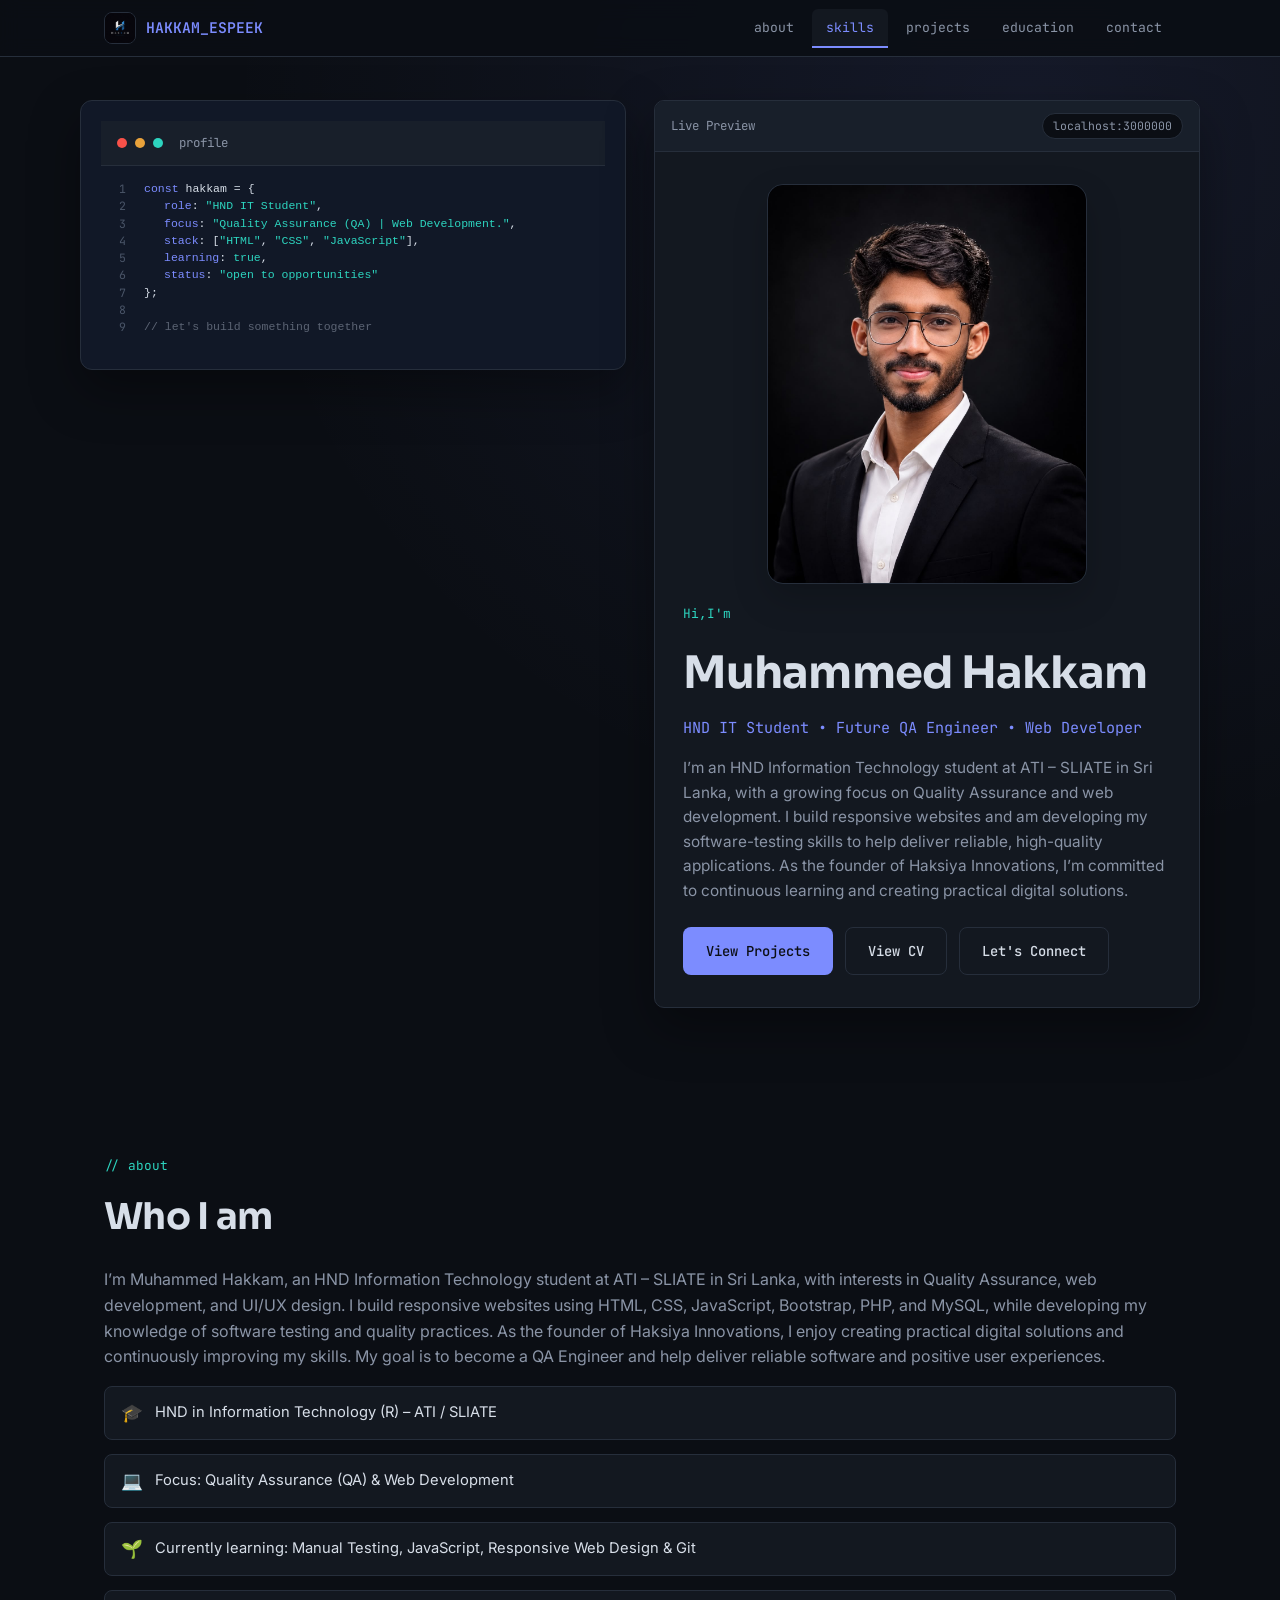
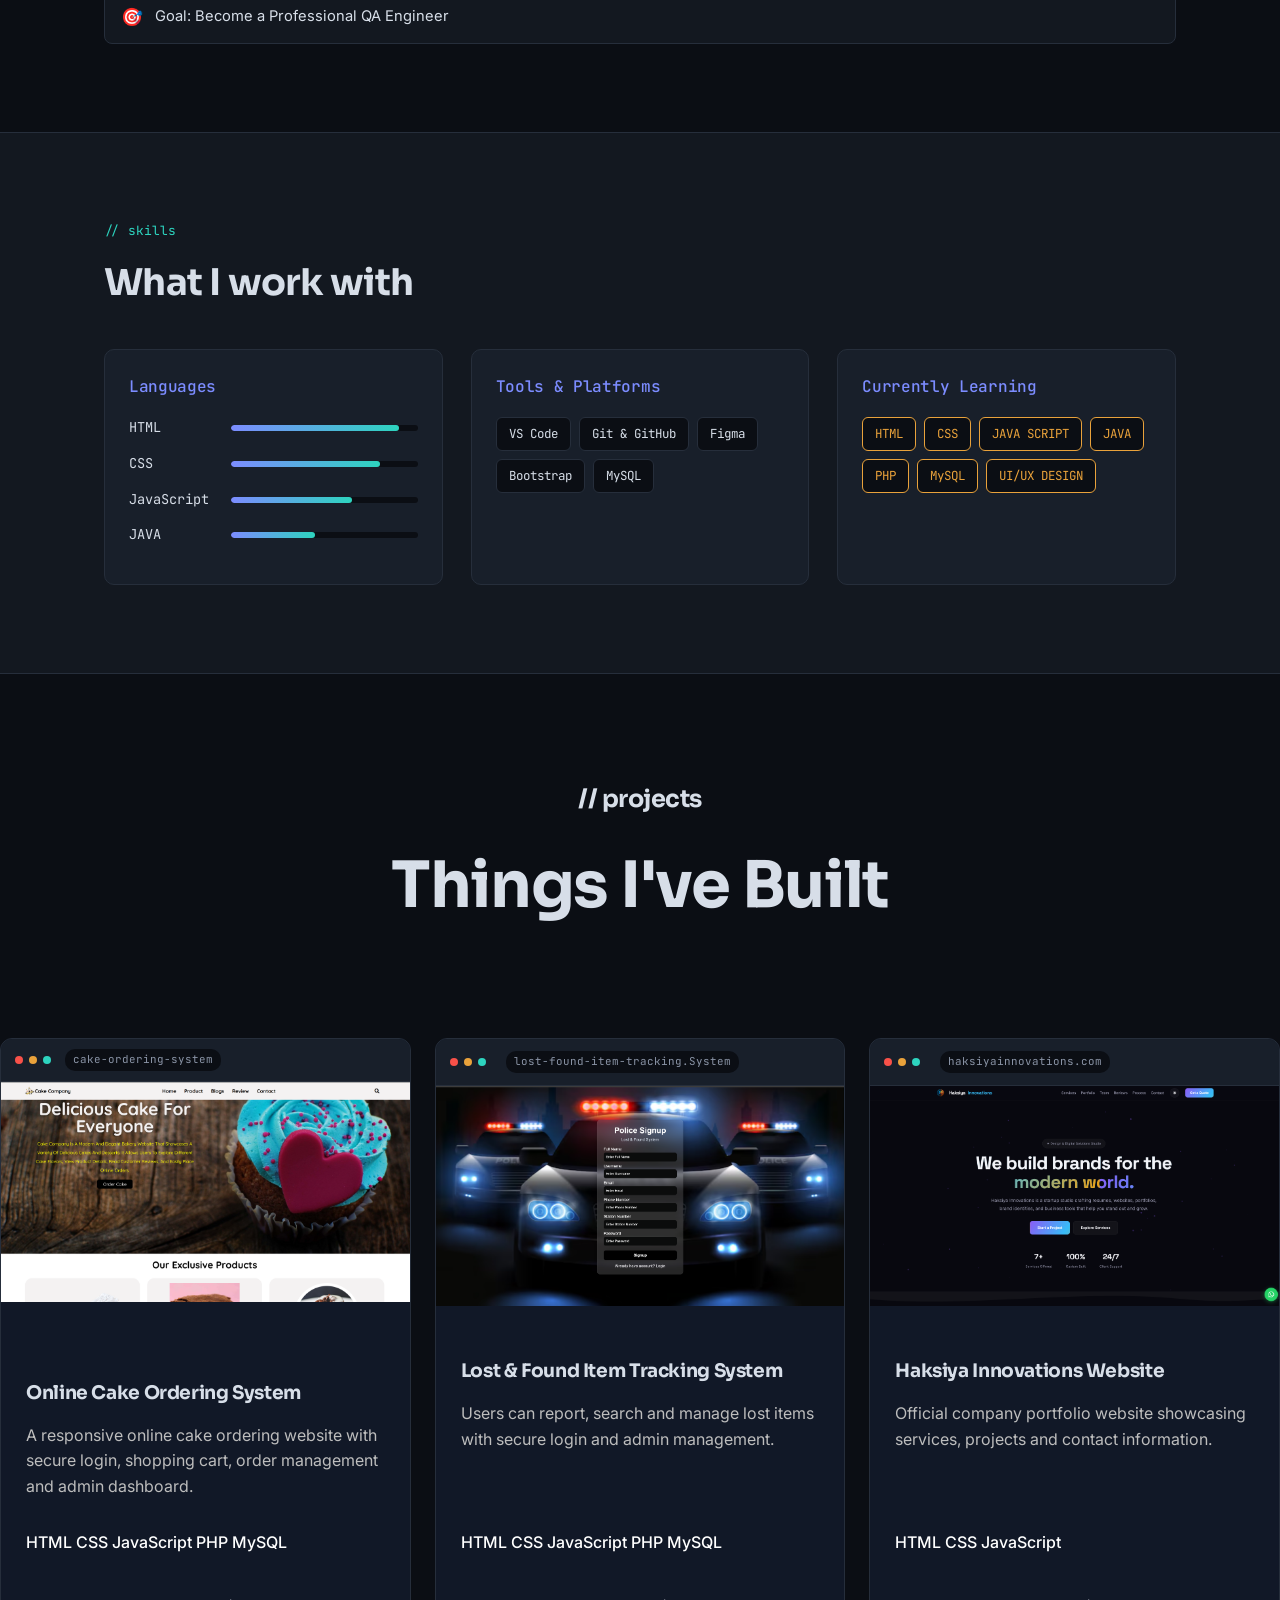
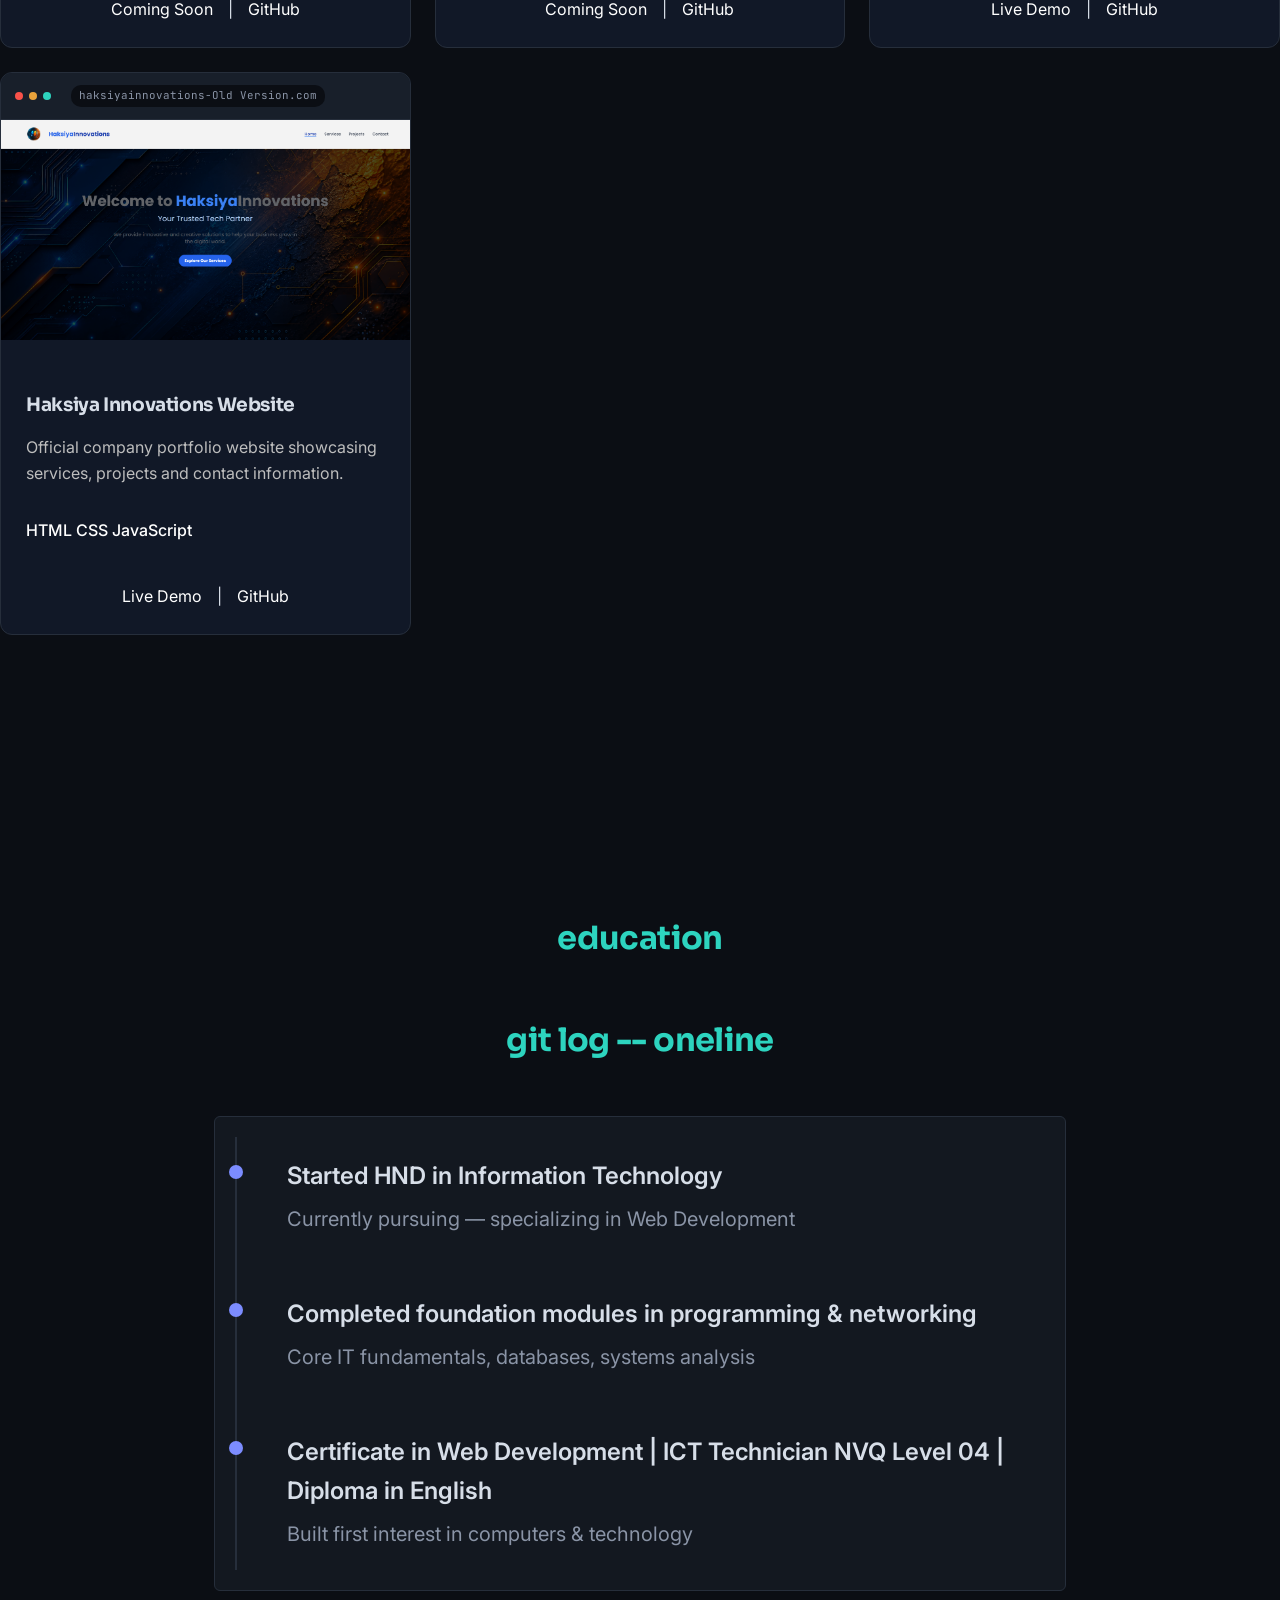
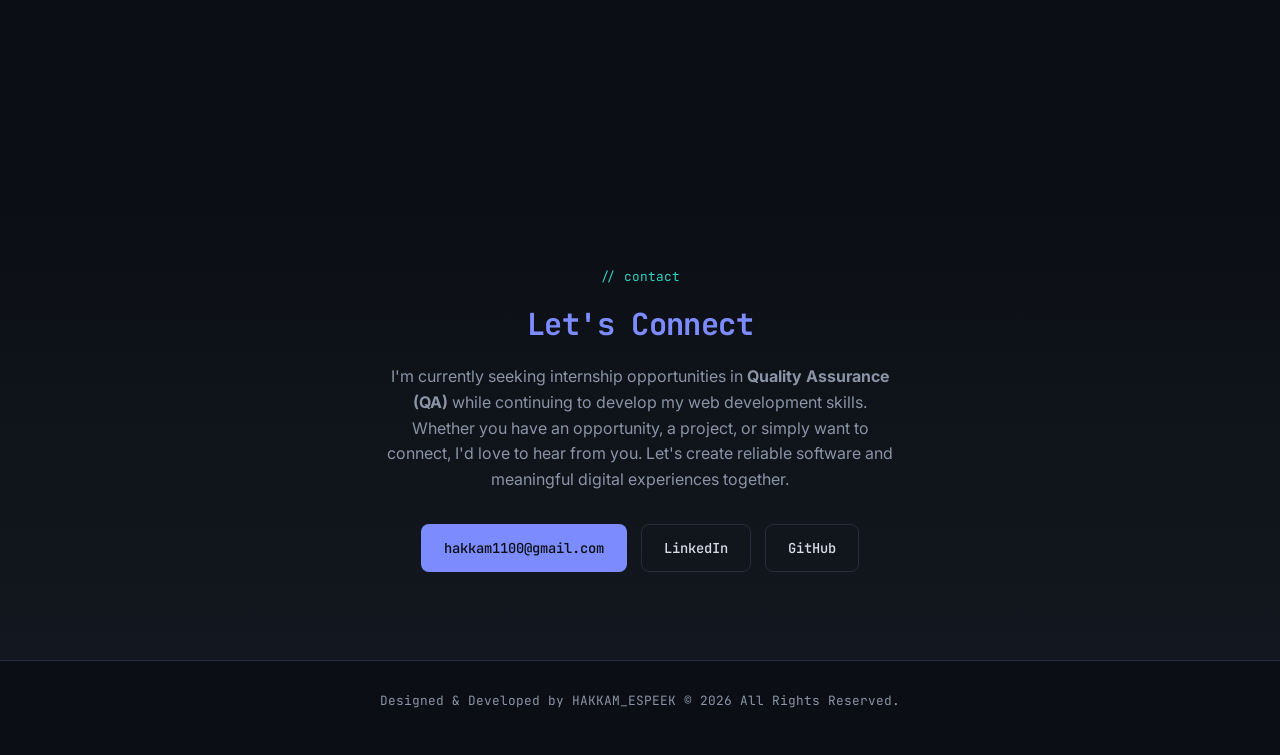
<file: index.html>
<!DOCTYPE html>
<html lang="en">
<head>
<meta charset="UTF-8">
<meta name="viewport" content="width=device-width, initial-scale=1.0">
<link rel="icon" type="image/png" href="Logo.jpg">
<title>Hakkam — HND IT Student | Web Developer</title>
<link rel="preconnect" href="https://fonts.googleapis.com">
<link href="https://fonts.googleapis.com/css2?family=Sora:wght@500;600;700;800&family=Inter:wght@400;500;600&family=JetBrains+Mono:wght@400;500;600&display=swap" rel="stylesheet">
<link rel="stylesheet" href="style.css">
</head>
<body>

<nav class="tabbar">
  <div class="tabbar-inner">
      <a href="#" class="tabbar-logo" data-tab="HAKKAM_ESPEEK">
        <img src="Logo.jpg" alt="HAKKAM_ESPEEK logo" class="logo-img">
        <span class="logo-text">HAKKAM_ESPEEK</span>
      </a>
    <div class="tabs">
      <a href="#about" class="tab active" data-tab>about</a>
      <a href="#skills" class="tab" data-tab>skills</a>
      <a href="#projects" class="tab" data-tab>projects</a>
      <a href="#education" class="tab" data-tab>education</a>
      <a href="#contact" class="tab" data-tab>contact</a>
    </div>
    <button class="menu-toggle" id="menuToggle" aria-label="Toggle menu" aria-expanded="false">
      <span></span><span></span><span></span>
    </button>
  </div>
</nav>

<header class="hero">
  <div class="hero-inner">
<div class="editor-pane code-editor left">
        <div class="editor-bar">
        <span class="dot red"></span><span class="dot yellow"></span><span class="dot green"></span>
        <span class="editor-filename">profile</span>
      </div>
      <div class="editor-body">
        <div class="gutter" id="gutter"></div>
        <pre class="code" id="codeBlock"></pre>
      </div>
    </div>

    <div class="preview-pane">
      <div class="preview-bar">
        <span class="preview-label">Live Preview</span>
        <span class="preview-url">localhost:3000000</span>
      </div>
      <div class="preview-body">
        <div class="hero-visual">
          <img src="Hakkam.jpeg" alt="Hakkam portfolio preview image">
        </div>
        <p class="eyebrow">Hi,I'm</p>
        <h1>Muhammed Hakkam</h1>

<p class="role">
          HND IT Student • Future QA Engineer • Web Developer
</p>

<p class="hero-sub">
      I’m an HND Information Technology student at ATI – SLIATE in Sri Lanka, with a growing focus on Quality Assurance and web development. I build responsive websites and am developing my software-testing skills to help deliver reliable, high-quality applications. As the founder of Haksiya Innovations, I’m committed to continuous learning and creating practical digital solutions.
</p>
     
      <div class="hero-actions">
        <a href="#projects" class="btn btn-primary">View Projects</a>
        <a href="CV.html" target="_blank" class="btn btn-ghost">View CV</a>
        <a href="#contact" class="btn btn-ghost">Let's Connect</a>
      </div>
      </div>
    </div>
  </div>
</header>

<section class="about" id="about">
  <div class="section-inner">
    <p class="eyebrow">// about</p>
    <h2>Who I am</h2>
    <div class="about-grid">
        <p class="about-copy">
          I’m Muhammed Hakkam, an HND Information Technology student at ATI – SLIATE in Sri Lanka, with interests in Quality Assurance, web development, and UI/UX design. I build responsive websites using HTML, CSS, JavaScript, Bootstrap, PHP, and MySQL, while developing my knowledge of software testing and quality practices. As the founder of Haksiya Innovations, I enjoy creating practical digital solutions and continuously improving my skills. My goal is to become a QA Engineer and help deliver reliable software and positive user experiences.
        </p>
      <div class="about-highlights">
        <div class="highlight"><span class="hl-icon">🎓</span><span>HND in Information Technology (R) – ATI / SLIATE</span></div>
        <div class="highlight"><span class="hl-icon">💻</span><span>Focus: Quality Assurance (QA) & Web Development</span></div>
        <div class="highlight"><span class="hl-icon">🌱</span><span>Currently learning: Manual Testing, JavaScript, Responsive Web Design & Git</span></div>
        <div class="highlight"><span class="hl-icon">🎯</span><span>Goal: Become a Professional QA Engineer</span></div>
      </div>
    </div>
  </div>
</section>

<section class="skills" id="skills">
  <div class="section-inner">
    <p class="eyebrow">// skills</p>
    <h2>What I work with</h2>
    <div class="skills-grid">
      <div class="skill-card">
        <h3>Languages</h3>
        <div class="skill-row"><span>HTML</span><div class="bar"><div class="fill" style="width:90%"></div></div></div>
        <div class="skill-row"><span>CSS</span><div class="bar"><div class="fill" style="width:80%"></div></div></div>
        <div class="skill-row"><span>JavaScript</span><div class="bar"><div class="fill" style="width:65%"></div></div></div>
        <div class="skill-row"><span>JAVA</span><div class="bar"><div class="fill" style="width:45%"></div></div></div>
      </div>
      <div class="skill-card">
        <h3>Tools &amp; Platforms</h3>
        <div class="tags">
          <span class="tag">VS Code</span>
          <span class="tag">Git &amp; GitHub</span>
          <span class="tag">Figma</span>
          <span class="tag">Bootstrap</span>
          <span class="tag">MySQL</span>
        </div>
      </div>
      <div class="skill-card">
        <h3>Currently Learning</h3>
        <div class="tags">
          <span class="tag learning">HTML</span>
          <span class="tag learning">CSS</span>
          <span class="tag learning">JAVA SCRIPT</span>
          <span class="tag learning">JAVA</span>
          <span class="tag learning">PHP</span>
          <span class="tag learning">MySQL</span>
          <span class="tag learning">UI/UX DESIGN</span>

        </div>
      </div>
    </div>
  </div>
</section>

<section id="projects" class="projects">
    <center>
    <p class="section-tag"><h1>// projects</h1></p>
     <h2 class="section-title">Things I've Built</h2>
     <br>
     <br>
  </center >
    <div class="project-grid">
    
      <!-- Project 1 -->
        
      <div class="project-card">

            <div class="browser">
                <div class="browser-left">
                    <span class="dot red"></span>
                    <span class="dot yellow"></span>
                    <span class="dot green"></span>
                </div>

                <div class="browser-url">
                    cake-ordering-system
                </div>
            </div>

            <div class="project-image">
                <img src="img01.png" alt="Cake Ordering System">
            </div>
            <br>
            <div class="project-content">
                <br>
                <h3>Online Cake Ordering System</h3>

                <p>
                    A responsive online cake ordering website with secure login,
                    shopping cart, order management and admin dashboard.
                </p>

                <div class="tech-stack">
                    <span>HTML</span>
                    <span>CSS</span>
                    <span>JavaScript</span>
                    <span>PHP</span>
                    <span>MySQL</span>
                </div>
                <br>
                <div class="project-buttons">
                    <a href="#">Coming Soon</a> |
                    <a href="https://github.com/codebyhakkam150/Online-Cake-Order-System" target="_blank">GitHub</a>
                </div>

            </div>

        </div>

        <!-- Project 2 -->

        <div class="project-card">

            <div class="browser">
                <div class="browser-left">
                    <span class="dot red"></span>
                    <span class="dot yellow"></span>
                    <span class="dot green"></span>
                </div>
                <br>
                <div class="browser-url">
                    lost-found-item-tracking.System
                </div>
            </div>

            <div class="project-image">
                <img src="img03.png" alt="">
            </div>
              <br>
            <div class="project-content">

                <h3>Lost & Found Item Tracking System</h3>

                <p>
                    Users can report, search and manage lost items with secure
                    login and admin management.
                </p>

                <div class="tech-stack">
                    <span>HTML</span>
                    <span>CSS</span>
                    <span>JavaScript</span>
                    <span>PHP</span>
                    <span>MySQL</span>
                </div>
                <br>
                <div class="project-buttons">
                    <a href="#">Coming Soon</a> |
                    <a href="https://github.com/codebyhakkam150/Lost-and-Found-Online-Tracking-system" target="_blank">GitHub</a>
                </div>

            </div>

        </div>

        <!-- Project 3 -->
        <div class="project-card">

            <div class="browser">
                <div class="browser-left">
                    <span class="dot red"></span>
                    <span class="dot yellow"></span>
                    <span class="dot green"></span>
                </div>
                <br>
                <div class="browser-url">
                    haksiyainnovations.com
                </div>
            </div>

            <div class="project-image">
                <img src="img04.png" alt="">
            </div>
            <br>
            <div class="project-content">

                <h3>Haksiya Innovations Website</h3>

                <p>
                    Official company portfolio website showcasing services,
                    projects and contact information.
                </p>

                <div class="tech-stack">
                    <span>HTML</span>
                    <span>CSS</span>
                    <span>JavaScript</span>
                </div>
                <br>
                <div class="project-buttons">
                    <a href="https://haksiyainnovationsofficial.github.io/ "target="_blank">Live Demo</a> |
                    <a href="https://github.com/codebyhakkam150/Haksiya_Innovations-update-version" target="_blank">GitHub</a> 
                </div>

            </div>

        </div>

         <!-- Project 4 -->
        <div class="project-card">

            <div class="browser">
                <div class="browser-left">
                    <span class="dot red"></span>
                    <span class="dot yellow"></span>
                    <span class="dot green"></span>
                </div>
                <br>
                <div class="browser-url">
                    haksiyainnovations-Old Version.com
                </div>
            </div>

            <div class="project-image">
                <img src="img02.png" alt="">
            </div>
            <br>
            <div class="project-content">

                <h3>Haksiya Innovations Website</h3>

                <p>
                    Official company portfolio website showcasing services,
                    projects and contact information.
                </p>

                <div class="tech-stack">
                    <span>HTML</span>
                    <span>CSS</span>
                    <span>JavaScript</span>
                </div>
                <br>
                <div class="project-buttons">
                    <a href="https://haksiyaofficialoldversion.netlify.app/ "target="_blank">Live Demo</a> |
                    <a href="https://github.com/codebyhakkam150/Haksiya_Innovations-Old-version" target="_blank">GitHub</a> 
                </div>

            </div>

        </div>

</section>

<section class="education" id="education">
  <div class="section-inner">
    <h2>education</h2>
    <h2>git log -- oneline</h2>
    <div class="commit-log">
      <div class="commit">
        <span class="commit-hash"></span>
        <div class="commit-info">
          <p class="commit-msg">Started HND in Information Technology</p>
          <p class="commit-meta">Currently pursuing — specializing in Web Development</p>
        </div>
      </div>
      <div class="commit">
        <span class="commit-hash"></span>
        <div class="commit-info">
          <p class="commit-msg">Completed foundation modules in programming &amp; networking</p>
          <p class="commit-meta">Core IT fundamentals, databases, systems analysis</p>
        </div>
      </div>
      <div class="commit">
        <span class="commit-hash"></span>
        <div class="commit-info">
          <p class="commit-msg">Certificate in Web Development | ICT Technician NVQ Level 04 | Diploma in English</p>
          <p class="commit-meta">Built first interest in computers &amp; technology</p>
        </div>
      </div>
    </div>
  </div>
</section>

<section class="contact" id="contact">
  <div class="section-inner contact-inner">
    <p class="eyebrow">// contact</p>
    <h2>Let's Connect</h2>
    <p class="contact-sub">
          I'm currently seeking internship opportunities in <strong>Quality Assurance (QA)</strong> while continuing to develop my web development skills. Whether you have an opportunity, a project, or simply want to connect, I'd love to hear from you. Let's create reliable software and meaningful digital experiences together.
</p>
    <div class="contact-links">
      <a href="mailto:hakkam1100@gmail.com" class="btn btn-primary">hakkam1100@gmail.com</a>
      <a href="https://www.linkedin.com/in/hakkam-espeek-310356359/ " class="btn btn-ghost" target="_blank" rel="noopener">LinkedIn</a>
      <a href="https://github.com/codebyhakkam150" class="btn btn-ghost" target="_blank" rel="noopener">GitHub</a>
    </div>
  </div>
</section>

<footer class="footer">
  <p>Designed & Developed by HAKKAM_ESPEEK 
      © 2026 All Rights Reserved.</p>
</footer>

<script src="script.js"></script>
</body>
</html>
</file>
<file: style.css>
:root{
  --bg: #0B0E14;
  --surface: #131820;
  --surface-2: #181F2A;
  --border: #262E3B;
  --text: #D7DEE8;
  --text-muted: #8A94A6;
  --accent: #7C8CFF;
  --accent-dim: #6272E0;
  --accent-2: #2DD4BF;
  --warn: #E9A23B;
  --font-display: 'Sora', sans-serif;
  --font-body: 'Inter', sans-serif;
  --font-mono: 'JetBrains Mono', monospace;
  --radius: 10px;
  --max-w: 1120px;
}

*{ box-sizing: border-box; }
html{ scroll-behavior: smooth; }
body{ margin:0; background: var(--bg); color: var(--text); font-family: var(--font-body); line-height: 1.6; -webkit-font-smoothing: antialiased; }

@media (prefers-reduced-motion: reduce){
  html{ scroll-behavior: auto; }
  *{ animation-duration: 0.01ms !important; transition-duration: 0.01ms !important; }
}

a{ color: inherit; }
h1,h2,h3{ font-family: var(--font-display); margin: 0; letter-spacing: -0.02em; }

.container {
    display: flex;
    justify-content: flex-start;
    align-items: flex-start;
    min-height: 200vh;
    padding-top: 30px; /* மேலிருந்து எவ்வளவு gap வேண்டும் என்று மாற்றிக்கொள்ளலாம் */
}
p{ margin: 0 0 1em; }
.section-inner{ max-width: var(--max-w); margin: 0 auto; padding: 88px 24px; }
.eyebrow{ font-family: var(--font-mono); color: var(--accent-2); font-size: 0.8rem; margin: 0 0 12px; }

/* ===== Tab nav ===== */
/*.tabbar{ position: fixed; top:0; left:0; right:0; z-index:100; background: rgba(11,14,20,0.9); backdrop-filter: blur(10px); border-bottom: 1px solid var(--border); }
.tabbar-inner{ max-width: var(--max-w); margin:0 auto; padding: 0 24px; display:flex; align-items:center; gap: 28px; height: 56px; }
.tabbar-logo{ font-family: var(--font-mono); font-weight: 600; color: var(--accent); flex-shrink:0; }
.tabs{ display:flex; gap: 4px; overflow-x: auto; }*/

/* ===== Tab nav ===== */
.tabbar{
    position: fixed;
    top: 0;
    left: 0;
    right: 0;
    z-index: 100;
    background: rgba(11,14,20,0.9);
    backdrop-filter: blur(10px);
    border-bottom: 1px solid var(--border);
}

.tabbar-inner{
    max-width: var(--max-w);
    margin: 0 auto;
    padding: 0 24px;
    display: flex;
    align-items: center;
    justify-content: space-between;
    height: 56px;
}

.tabbar-logo{
    display: flex;
    align-items: center;
    gap: 10px;
    text-decoration: none;
    font-family: var(--font-mono);
    font-weight: 600;
    color: var(--accent);
    flex-shrink: 0;
    transition: color .2s;
}

.tabbar-logo:hover{
    color: var(--text);
}

.logo-img{
    width: 32px;
    height: 32px;
    border-radius: 8px;
    object-fit: cover;
    border: 1px solid var(--border);
}

.logo-text{
    font-size: 0.92rem;
    white-space: nowrap;
}

.tabs{
    display: flex;
    align-items: center;
    gap: 4px;
    margin-left: auto;
    justify-content: flex-end;
    flex: 1;
    overflow-x: auto;
}

.tab{
    font-family: var(--font-mono);
    font-size: 0.82rem;
    color: var(--text-muted);
    text-decoration: none;
    padding: 8px 14px;
    border-radius: 6px 6px 0 0;
    border-bottom: 2px solid transparent;
    white-space: nowrap;
    transition: all .2s;
}

.tab:hover{
    color: var(--text);
    background: var(--surface);
}

.tab.active{
    color: var(--accent);
    border-bottom-color: var(--accent);
    background: var(--surface);
}

.menu-toggle{
    display: none;
    margin-left: auto;
    flex-direction: column;
    gap: 5px;
    background: none;
    border: none;
    cursor: pointer;
}

.menu-toggle span{
    width: 20px;
    height: 2px;
    background: var(--text);
    border-radius: 2px;
}

.tab{
  font-family: var(--font-mono); font-size: 0.82rem; color: var(--text-muted);
  text-decoration: none; padding: 8px 14px; border-radius: 6px 6px 0 0;
  border-bottom: 2px solid transparent; white-space: nowrap; transition: all 0.2s;
}
.tab:hover{ color: var(--text); background: var(--surface); }
.tab.active{ color: var(--accent); border-bottom-color: var(--accent); background: var(--surface); }
.menu-toggle{ display:none; margin-left:auto; flex-direction:column; gap:5px; background:none; border:none; cursor:pointer; }
.menu-toggle span{ width:20px; height:2px; background: var(--text); border-radius:2px; }

/* ===== Hero split editor/preview ===== */
.hero{ min-height: 100vh; display:flex; align-items:start; padding: 100px 24px 60px;
  background: radial-gradient(ellipse at 80% 10%, rgba(124,140,255,0.09), transparent 55%), var(--bg); }
.hero-inner{
    max-width: var(--max-w);
    margin: 0 auto;
    display: grid;
    grid-template-columns: 1fr 1fr;   /* இத மட்டும் change */
    gap: 28px;
    align-items: start;
}

.editor-pane, .preview-pane{ background: var(--surface); border:1px solid var(--border); border-radius: var(--radius); overflow:hidden; box-shadow: 0 20px 50px rgba(0,0,0,0.35); display:flex; flex-direction:column; }
.editor-bar, .preview-bar{ display:flex; align-items:center; gap:8px; padding: 12px 16px; background: var(--surface-2); border-bottom: 1px solid var(--border); }
.editor-bar .dot{ width:10px; height:10px; border-radius:50%; }
.dot.red{ background:#f85149; } .dot.yellow{ background:#e9a23b; } .dot.green{ background:#2dd4bf; }
.editor-filename{ margin-left:8px; font-family: var(--font-mono); font-size:0.78rem; color: var(--text-muted); }

.code-editor {
    width: 100%;
    /* max-width: 800px; */
    height: fit-content;
    min-height: 220px;
    padding: 20px;
    overflow: auto;
    border-radius: 12px;
    background: #111827;
}
.editor-body{ display:flex; font-family: var(--font-mono); font-size: 0.72rem; padding: 14px 0; }
.gutter{ padding: 0 12px 0 18px; color: #4A5568; text-align:right; user-select:none; line-height: 1.5; white-space:pre; }
.code{ margin:0; padding: 0 18px 0 6px; white-space: pre-wrap; line-height: 1.5; flex:1; }
.code .key{ color: #7C8CFF; } .code .str{ color: #2DD4BF; } .code .punct{ color: var(--text-muted); } .code .comment{ color:#5c6474; }

.preview-bar{ justify-content: space-between; }
.preview-label{ font-family: var(--font-mono); font-size:0.78rem; color: var(--text-muted); }
.preview-url{ font-family: var(--font-mono); font-size:0.72rem; color: var(--text-muted); background: var(--bg); padding:3px 10px; border-radius:20px; border:1px solid var(--border); }
.preview-body{ padding: 32px 28px; display:flex; flex-direction:column; justify-content:center; flex:1; }
.hero-visual{ margin-bottom: 20px; border: 1px solid var(--border); border-radius: 16px; overflow: hidden; background: linear-gradient(135deg, rgba(124,140,255,0.12), rgba(45,212,191,0.08)); box-shadow: 0 15px 35px rgba(0,0,0,0.18); max-width: 320px; margin-left: auto; margin-right: auto; }
.hero-visual img{ width: 100%; display:block; height: auto; object-fit: contain; object-position: center; border-radius: 14px; }
.preview-body h1{ font-size: clamp(2rem, 4vw, 2.8rem); margin: 2px 0 6px; }
.role{ font-family: var(--font-mono); color: var(--accent); font-size: 0.95rem; margin-bottom: 16px; }
.hero-sub{ color: var(--text-muted); font-size: 0.96rem; }
.hero-actions{ display:flex; gap:12px; margin-top: 8px; flex-wrap: wrap; }

.btn{ display:inline-flex; align-items:center; padding: 12px 22px; border-radius: 8px; text-decoration:none; font-family: var(--font-mono); font-size: 0.86rem; font-weight:500; transition: all 0.2s; border:1px solid transparent; cursor:pointer; }
.btn-primary{ background: var(--accent); color: #0B0E14; }
.btn-primary:hover{ background: var(--accent-dim); transform: translateY(-1px); }
.btn-ghost{ border-color: var(--border); color: var(--text); }
.btn-ghost:hover{ border-color: var(--accent); color: var(--accent); }

/* ===== About ===== */
/*.about-grid{ display:grid; grid-template-columns: 1.2fr 1fr; gap: 56px; align-items:start; }*/
.about-highlights{
    display:flex;
    flex-direction:column;
    gap:16px;
}


.highlight{

    background:
    linear-gradient(
    145deg,
    rgba(124,140,255,0.08),
    rgba(45,212,191,0.04)
    );

    border:1px solid var(--border);

    padding:16px 20px;

    border-radius:14px;

    transition:.3s;

}


.highlight:hover{

    transform:translateX(8px);

    border-color:var(--accent);

}
.about h2{ font-size: clamp(1.8rem,3vw,2.3rem); margin-bottom: 20px; }
.about-copy{ color: var(--text-muted); }
.about-highlights{ display:flex; flex-direction:column; gap:14px; }
.highlight{ display:flex; align-items:center; gap:12px; background: var(--surface); border:1px solid var(--border); border-radius:8px; padding: 12px 16px; font-size:0.92rem; }
.hl-icon{ font-size:1.1rem; }

/* ===== Skills ===== */
.skills{ background: var(--surface); border-top:1px solid var(--border); border-bottom:1px solid var(--border); }
.skills h2{ font-size: clamp(1.8rem,3vw,2.3rem); margin-bottom: 36px; }
.skills-grid{ display:grid; grid-template-columns: repeat(3, 1fr); gap: 28px; }
.skill-card{ background: var(--surface-2); border:1px solid var(--border); border-radius: var(--radius); padding: 24px; }
.skill-card h3{ font-size: 1rem; color: var(--accent); margin-bottom:18px; font-family: var(--font-mono); font-weight:500; }
.skill-row{ display:flex; align-items:center; gap: 12px; margin-bottom: 14px; font-size: 0.85rem; }
.skill-row span{ width: 90px; flex-shrink:0; font-family: var(--font-mono); }
.bar{ flex:1; height:6px; background: var(--bg); border-radius: 4px; overflow:hidden; }
.fill{ height:100%; background: linear-gradient(90deg, var(--accent), var(--accent-2)); border-radius:4px; }
.tags{ display:flex; flex-wrap:wrap; gap:8px; }
.tag{ font-family: var(--font-mono); font-size:0.78rem; background: var(--bg); border:1px solid var(--border); padding:6px 12px; border-radius:6px; }
.tag.learning{ border-color: var(--warn); color: var(--warn); }

/* ===== Projects ===== */
/*.projects h2{ font-size: clamp(1.8rem,3vw,2.3rem); margin-bottom: 36px; }
.project-grid{ display:grid; grid-template-columns: repeat(3,1fr); gap: 24px; }
.project-card{ background: var(--surface); border:1px solid var(--border); border-radius: var(--radius); overflow:hidden; display:flex; flex-direction:column; transition: transform 0.25s ease, border-color 0.25s; }
.project-card:hover{ transform: translateY(-4px); border-color: var(--accent); }*/

/* ===== Projects ===== */

.projects{
    padding: 90px 0;
}

.projects .section-inner{
    max-width: 1120px;
    margin: 0 auto;
    padding: 0 24px;
    display: flex;
    flex-direction: column;
    align-items: center;
    text-align: center;
}

.projects .eyebrow{
    display: block;
    width: 100%;
    text-align: center;
    font-family: var(--font-mono);
    color: var(--accent);
    font-size: 1rem;
    margin-bottom: 20px;
}

.projects h2{
    font-size: clamp(2.5rem,5vw,4.5rem);
    font-weight: 700;
    margin-bottom: 50px;
    text-align: center;
}

.project-grid{
    width: 100%;
    display: grid;
    grid-template-columns: repeat(3,1fr);
    gap: 24px;
}

.project-card{
    background: var(--surface);
    border:1px solid var(--border);
    border-radius: var(--radius);
    overflow:hidden;
    display:flex;
    flex-direction:column;
    transition:.3s;
}

.project-card:hover{
    transform: translateY(-5px);
    border-color: var(--accent);
}

.project-image{
    width:100%;
    height:20px;
    overflow:hidden;
}

.project-image img{
    width:100%;
    height:100%;
    object-fit:cover;
    display:block;
}

.project-content{
    display:flex;
    flex-direction:column;
    flex:2;
    padding:20px;
}

.project-content h3{
    margin-bottom:12px;
}

.project-content p{
    color:var(--text-muted);
    flex:1;
}

.project-buttons{
    margin-top:20px;
    display:flex;
    justify-content:center;
    gap:10px;
}

@media (max-width:900px){

.project-grid{
    grid-template-columns:1fr;
}

.projects h4{
    font-size:2.5rem;
}

.hero-visual{
    max-width: 260px;
}

.hero-visual img{
    height: auto;
}

}

@media (max-width:600px){
    .preview-body{ padding: 24px 18px; }

.hero-visual{
        max-width: 220px;
        border-radius: 12px;
    }

.hero-visual img{
        height: auto;
    }
}

/* Matches index.html: .browser / .browser-left */
.browser{ display:flex; align-items:center; gap:6px; padding:10px 14px; background: var(--surface-2); border-bottom:1px solid var(--border); }
.browser-left{ display:flex; align-items:center; gap:6px; }
.browser .dot{ width:8px; height:8px; border-radius:50%; }
.browser-url{ margin-left:8px; font-family: var(--font-mono); font-size:0.68rem; color: var(--text-muted); background: var(--bg); padding:2px 8px; border-radius: 10px; }


/* ===========================
   Projects Section
=========================== */

.projects-section {
    width: 100%;
    padding: 60px 30px;
}

.projects-container {
    width: 100%;
    max-width: 1600px;
    margin: 0 auto;
}

/* ===========================
   Projects Grid
=========================== */

.projects-grid {
    display: grid;
    grid-template-columns: repeat(3, 1fr);
    gap: 30px;
    width: 100%;
}

/* ===========================
   Project Card
=========================== */

.project-card {
    display: flex;
    flex-direction: column;
    height: 100%;
    background: #111827;
    border-radius: 12px;
    overflow: hidden;
    transition: 0.3s ease;
}

.project-card:hover {
    transform: translateY(-8px);
}

/* ===========================
   Project Image
=========================== */

.project-image {
    width: 100%;
    height: 220px;
    overflow: hidden;
    background: #181F2A;
}

.project-image img {
    width: 100%;
    height: 100%;
    object-fit: cover; 
    display: block;
}

/* ===========================
   Project Content
=========================== */

.project-content{
    display: flex;
    flex-direction: column;
    flex: 1;
    padding: 25px; 
}

.project-content h3 {
    margin-bottom: 15px;
}

.project-content p {
    flex: 1;
    line-height: 1.6;
    color: #bdbdbd;
}

.tech-stack {
    margin: 15px 0;
    color: white;
    font-weight: 500;
}

/* ===========================
   Buttons
=========================== */

.project-buttons {
    margin-top: auto;
    display: flex;
    justify-content: center;
    gap: 15px;
}

.project-buttons a {
    color: white;
    text-decoration: none;
    transition: 0.3s;
}

.project-buttons a:hover {
    color: #000610;
}

/* ===========================
   Responsive
=========================== */

@media (max-width: 992px) {
    .projects-grid {
        grid-template-columns: repeat(2, 1fr);
    }
}

@media (max-width: 768px) {
    .projects-grid {
        grid-template-columns: 1fr;
    }

    .projects-section {
        padding: 40px 20px;
    }
}
.thumb-1{ background: linear-gradient(135deg, #7C8CFF33, #2DD4BF22); }
.thumb-2{ background: linear-gradient(135deg, #E9A23B33, #7C8CFF22); }
.thumb-3{ background: linear-gradient(135deg, #2DD4BF33, #E9A23B22); }
.project-info{ padding: 18px 20px 22px; flex:1; display:flex; flex-direction:column; }
.project-info h3{ font-size: 1.05rem; margin-bottom: 8px; }
.project-info p{ color: var(--text-muted); font-size: 0.86rem; flex:1; }
.project-tags{ display:flex; gap:6px; flex-wrap:wrap; margin-bottom: 14px; }
.project-tags span{ font-family: var(--font-mono); font-size:0.68rem; color: var(--text-muted); border:1px solid var(--border); padding:3px 9px; border-radius:5px; }
.project-links{ display:flex; gap:10px; }
.link-btn{ font-family: var(--font-mono); font-size: 0.78rem; text-decoration:none; color: var(--accent); border:1px solid var(--accent); padding: 7px 14px; border-radius:6px; transition: all 0.2s; }
.link-btn:hover{ background: var(--accent); color: #0B0E14; }
.link-btn.ghost{ color: var(--text-muted); border-color: var(--border); }
.link-btn.ghost:hover{ border-color: var(--text); color: var(--text); background: transparent; }

/* ===== Education / commit log ===== */
/*.education h2{ font-family: var(--font-mono); font-size: clamp(1.4rem,3vw,1.9rem); margin-bottom: 32px; color: var(--accent-2); }
.commit-log{ display:flex; flex-direction:column; }
.commit{ display:flex; gap:20px; padding: 18px 0; border-left: 2px solid var(--border); padding-left: 24px; position:relative; }
.commit::before{ content:''; position:absolute; left:-7px; top: 24px; width:12px; height:12px; border-radius:50%; background: var(--accent); border: 2px solid var(--bg); }
.commit-hash{ font-family: var(--font-mono); color: var(--warn); font-size:0.82rem; flex-shrink:0; padding-top:1px; }
.commit-msg{ font-weight:500; margin-bottom:4px; }
.commit-meta{ color: var(--text-muted); font-size: 0.85rem; margin:0; }*/

/* ===== Education ===== */

.education{
    padding:100px 0;
}

.education .section-inner{
    max-width:900px;
    margin:0 auto;
    text-align:center;
}

.education h2{
    font-size:2rem;
    margin-bottom:50px;
    color:var(--accent-2);
}

.commit-log{
    max-width:1000px;
    margin:0 auto;
    background:var(--surface);
    border:1px solid var(--border);
    border-radius:6px;
    padding:20px;
    text-align:left;
}

.commit{
    display:flex;
    gap:20px;
    padding:20px 0;
    border-left:2px solid var(--border);
    padding-left:30px;
    position:relative;
}

.commit:last-child{
    padding-bottom:0;
}

.commit::before{
    content:"";
    position:absolute;
    left:-8px;
    top:28px;
    width:14px;
    height:14px;
    border-radius:50%;
    background:var(--accent);
}

.commit-msg{
    font-size:24px;
    font-weight:600;
    margin-bottom:8px;
}

.commit-meta{
    color:var(--text-muted);
    font-size:20px;
}

/* ===== Contact ===== */
.contact{ background: linear-gradient(180deg, var(--bg), var(--surface)); }
.contact-inner{ text-align:center; }
.contact h2{ font-family: var(--font-mono); font-size: clamp(1.3rem,3vw,1.9rem); color: var(--accent); margin-bottom: 16px; }
.contact-sub{ color: var(--text-muted); max-width: 52ch; margin: 0 auto 32px; }
.contact-links{ display:flex; gap:14px; justify-content:center; flex-wrap:wrap; }

.footer{ text-align:center; padding: 30px 24px; color: var(--text-muted); font-size:0.8rem; font-family: var(--font-mono); border-top:1px solid var(--border); }

/* ===== Responsive ===== */
@media (max-width: 900px){
  .hero-inner{ grid-template-columns: 1fr; }
  .about-grid{ grid-template-columns: 1fr; }
  .skills-grid{ grid-template-columns: 1fr; }
  .project-grid{ grid-template-columns: 1fr; }
  .tabs{ position: absolute; top: 56px; left:0; right:0; background: var(--bg); border-bottom:1px solid var(--border); flex-direction:column; padding: 12px 24px; display:none; }
  .tabs.open{ display:flex; }
  .menu-toggle{ display:flex; }
}
</file>
